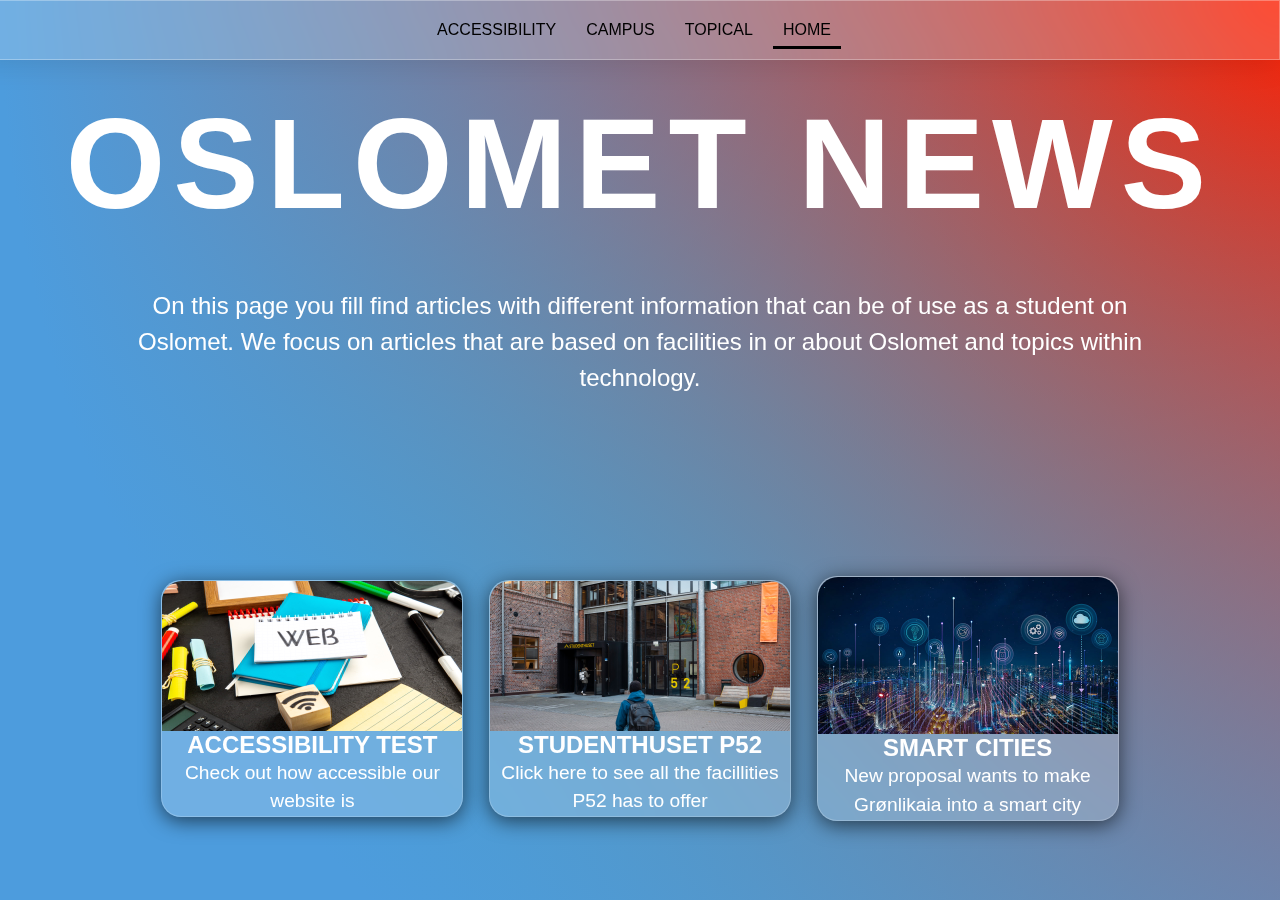
<file: index.html>
<!DOCTYPE html>
<html lang="en">
    <head>
        <meta charset="UTF-8">
        <meta name="viewport" content="width=device-width, initial-scale=1.0">
        <title>Eksamen1200-Home</title>
        <link rel="stylesheet" href="campusnews/css/stylesheet.css">
    </head>
    <body class="body-main">

    <!-- Navbar -->
        <div class="navbar">
            <ul>
                <li><a href="accessibility.html">ACCESSIBILITY</a></li>
                <li><a href="campus.html">CAMPUS</a></li>
                <li><a href="topical.html">TOPICAL</a></li>
                <li class="active-navbaritem"><a href="index.html">HOME</a></li>
            </ul>
        </div>
     <!-- Main heading -->
        <div class="container-index">
            <div class="welcome">
                <h1>
                    Oslomet news
                </h1>
            </div>
            <!-- Intro sentence -->
            <div class="introduction">
                <p>
                    On this page you fill find articles with different information that can be of use as a student on Oslomet. We focus on articles that are based on facilities in or about Oslomet and topics within technology.
                </p>
            </div>
            <!-- Box with link to Accessibility test -->
            <div class="articleboxes">
                <div class="blogbox">
                    <a href="accessibility.html" aria-label="Link to accessibility test"><span class="link"></span></a>
                    <img src="campusnews/bilder/web.jpg" alt="Accessibility" class="blog-picture1"> <!-- Foto: Image by KamranAydinov on Freepik -->
                    <div class="blogtext">
                        <h2>Accessibility test</h2>
                        <p>Check out how accessible our website is</p>
                    </div>
                </div>
                <!-- Box with link to Campus page -->
                <div class="blogbox">
                    <a href="campus.html" aria-label="Link to Studenthuset P52 page"><span class="link"></span></a>
                    <img src="campusnews/bilder/Pilestredet 52 (1).jpg" alt="Pilestredet" class="blog-picture1"> <!-- Photo: OsloMet -->
                    <div class="blogtext">
                        <h2>STudenthuset P52</h2>
                        <p>Click here to see all the facillities P52 has to offer</p>
                    </div>
                </div>
                <!-- Box with link to Smart Cities/Topical page -->
                <div class="blogbox">
                    <a href="topical.html" aria-label="Link to Smart Cities page"><span class="link"></span></a>
                    <img src="campusnews/bilder/Smart City.png" alt="Smart City illustration" class="blog-picture1"> <!-- kilde til bildet: https://storyset.com-->
                    <div class="blogtext">
                        <h2>Smart cities</h2>
                        <p>New proposal wants to make Grønlikaia into a smart city</p>
                    </div>
                </div>
            </div>
        </div>
    </body>
</html>
</file>
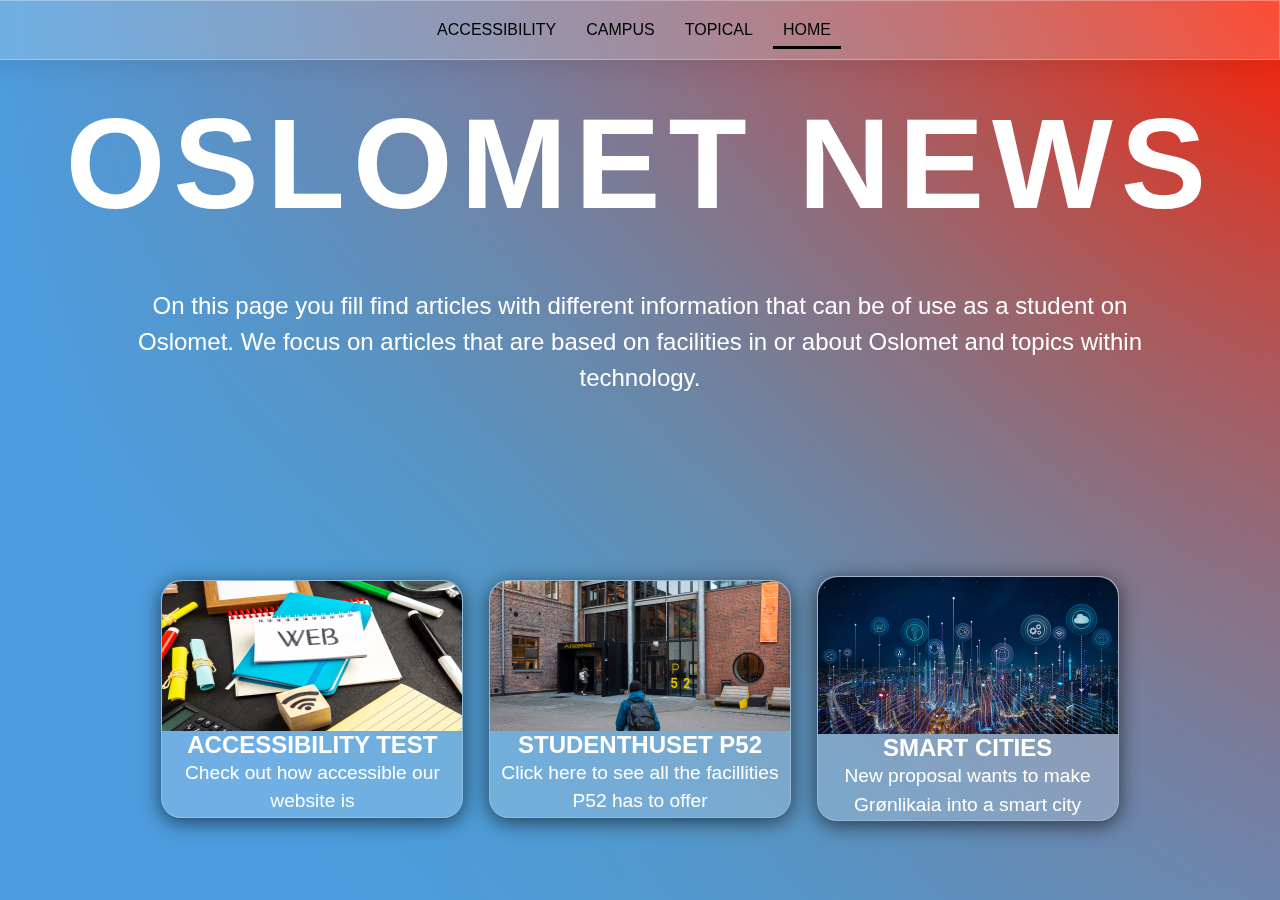
<file: campusnews/index.html>
<!DOCTYPE html>
<html lang="en">
    <head>
        <meta charset="UTF-8">
        <meta name="viewport" content="width=device-width, initial-scale=1.0">
        <title>Eksamen1200-Home</title>
        <link rel="stylesheet" href="css/stylesheet.css">
    </head>
    <body class="body-main">

    <!-- Navbar -->
        <div class="navbar">
            <ul>
                <li><a href="accessibility.html">ACCESSIBILITY</a></li>
                <li><a href="campus.html">CAMPUS</a></li>
                <li><a href="topical.html">TOPICAL</a></li>
                <li class="active-navbaritem"><a href="index.html">HOME</a></li>
            </ul>
        </div>
     <!-- Main heading -->
        <div class="container-index">
            <div class="welcome">
                <h1>
                    Oslomet news
                </h1>
            </div>
            <!-- Intro sentence -->
            <div class="introduction">
                <p>
                    On this page you fill find articles with different information that can be of use as a student on Oslomet. We focus on articles that are based on facilities in or about Oslomet and topics within technology.
                </p>
            </div>
            <!-- Box with link to Accessibility test -->
            <div class="articleboxes">
                <div class="blogbox">
                    <a href="accessibility.html" aria-label="Link to accessibility test"><span class="link"></span></a>
                    <img src="bilder/web.jpg" alt="Accessibility" class="blog-picture1"> <!-- Foto: Image by KamranAydinov on Freepik -->
                    <div class="blogtext">
                        <h2>Accessibility test</h2>
                        <p>Check out how accessible our website is</p>
                    </div>
                </div>
                <!-- Box with link to Campus page -->
                <div class="blogbox">
                    <a href="campus.html" aria-label="Link to Studenthuset P52 page"><span class="link"></span></a>
                    <img src="bilder/Pilestredet 52 (1).jpg" alt="Pilestredet" class="blog-picture1"> <!-- Photo: OsloMet -->
                    <div class="blogtext">
                        <h2>STudenthuset P52</h2>
                        <p>Click here to see all the facillities P52 has to offer</p>
                    </div>
                </div>
                <!-- Box with link to Smart Cities/Topical page -->
                <div class="blogbox">
                    <a href="topical.html" aria-label="Link to Smart Cities page"><span class="link"></span></a>
                    <img src="bilder/Smart City.png" alt="Smart City illustration" class="blog-picture1"> <!-- kilde til bildet: https://storyset.com-->
                    <div class="blogtext">
                        <h2>Smart cities</h2>
                        <p>New proposal wants to make Grønlikaia into a smart city</p>
                    </div>
                </div>
            </div>
        </div>
    </body>
</html>
</file>
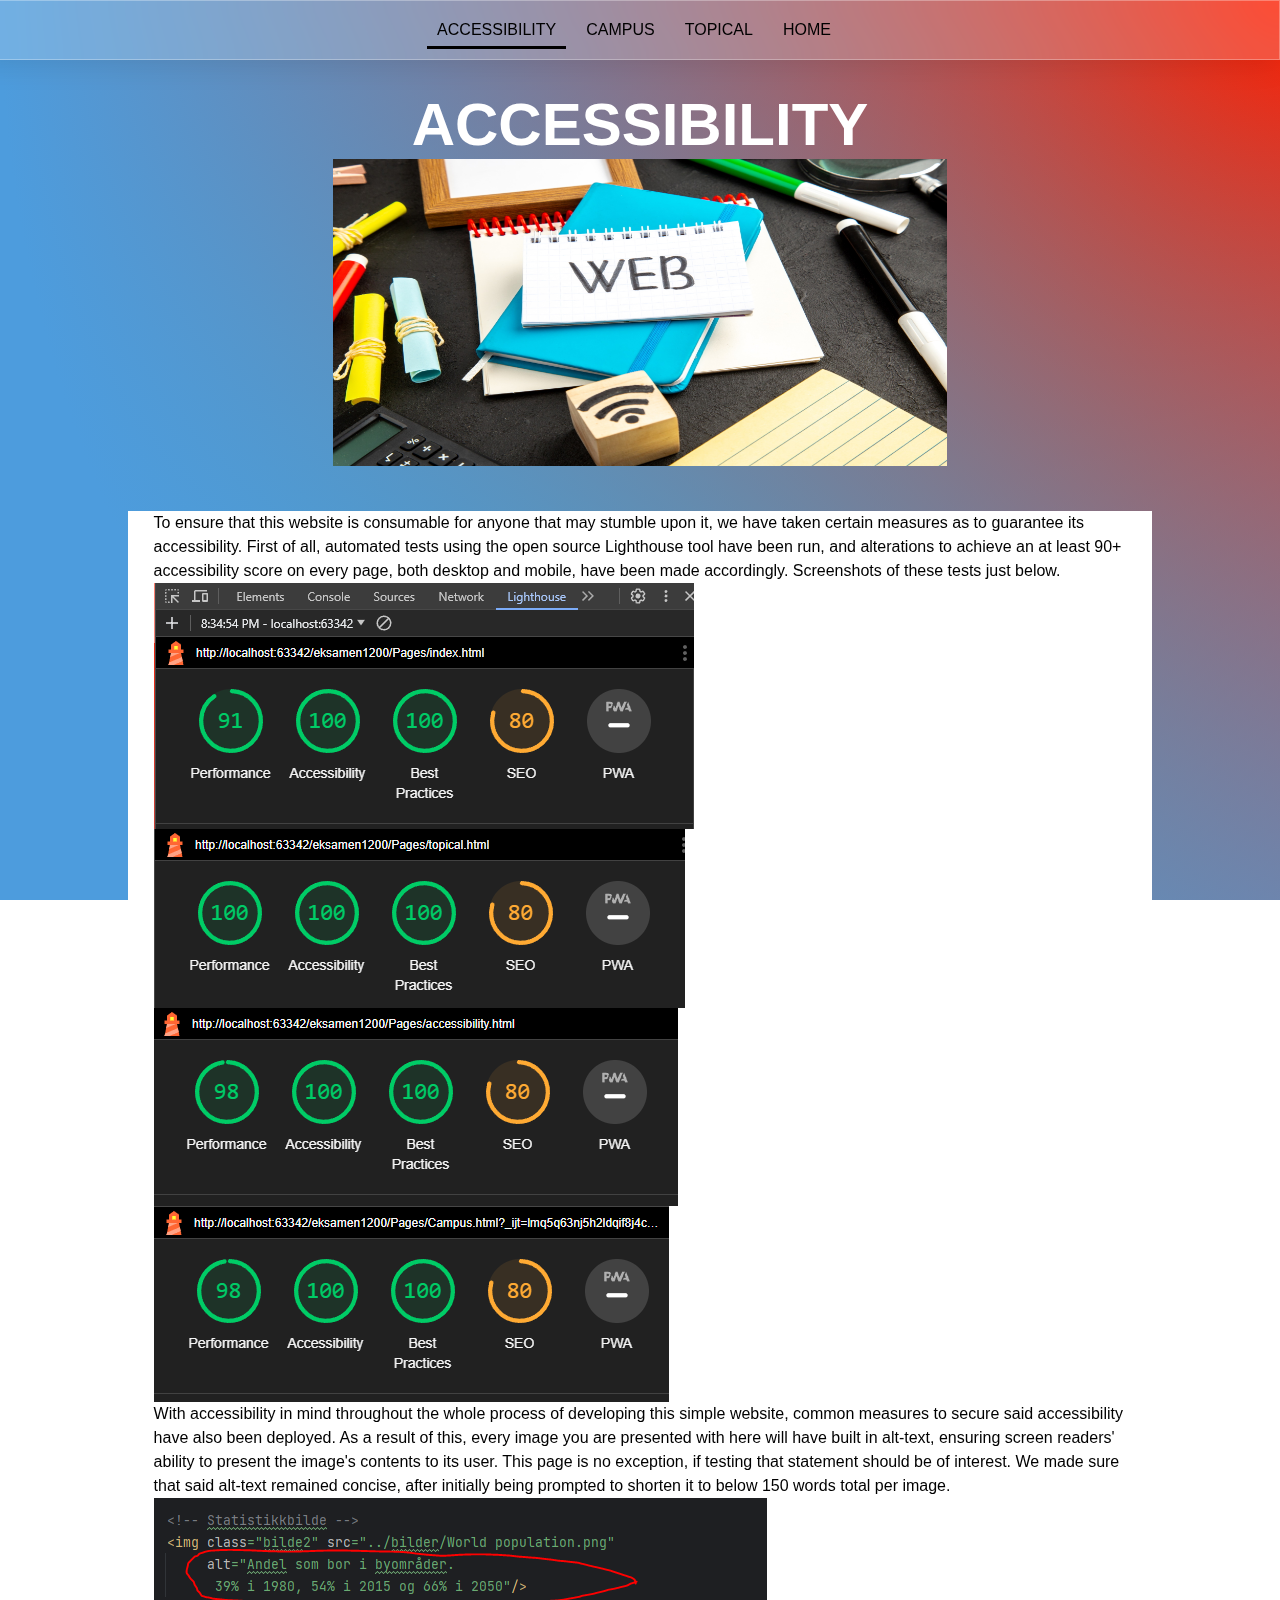
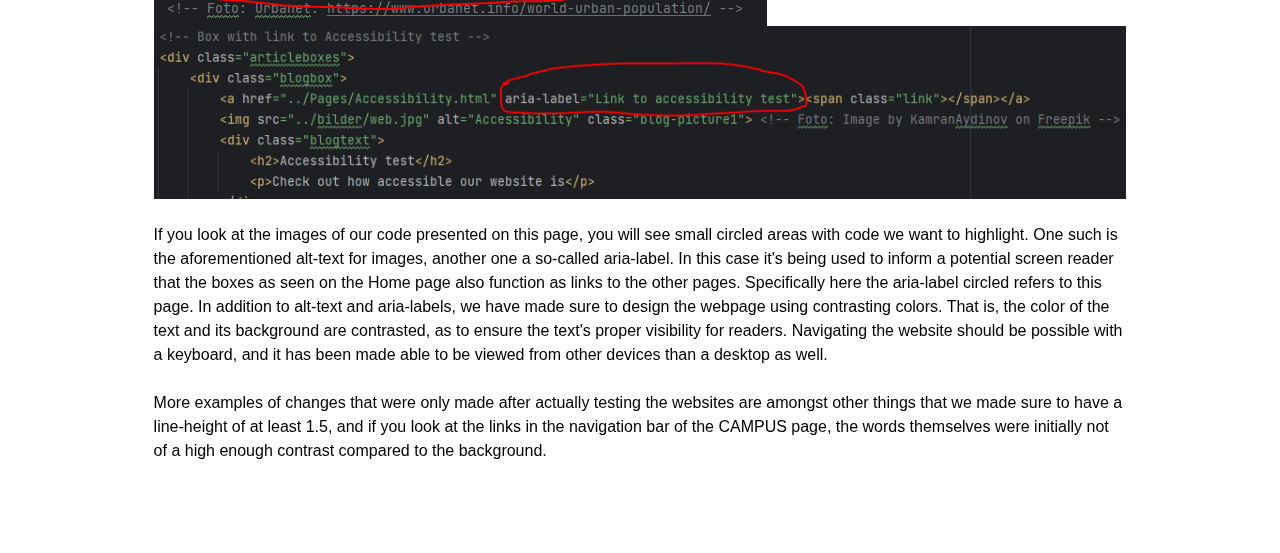
<file: accessibility.html>
<!DOCTYPE html>
<html lang="en">
    <head>
        <meta charset="UTF-8">
        <meta name="viewport" content="width=device-width, initial-scale=1.0">
        <link rel="stylesheet" href="campusnews/css/stylesheet.css">
        <title>Eksamen1200-Accessibility</title>
    </head>
    <body class="body-main">
        <!-- Navbar -->
        <div class="navbar">
            <ul>
                <li class="active-navbaritem"><a href="accessibility.html">ACCESSIBILITY</a></li>
                <li><a href="campus.html">CAMPUS</a></li>
                <li><a href="topical.html">TOPICAL</a></li>
                <li><a href="index.html">HOME</a></li>
            </ul>
        </div>
        <!-- Main content -->
        <div class="content">
            <div class="articlehead">
                <!-- headline -->
                <div class="header1">
                    <h1>Accessibility</h1>
                </div>
                <img class="bilde1" src="campusnews/bilder/web.jpg" alt="Webdesign illustrasjon">
                <!-- Foto: Image by KamranAydinov on Freepik -->
            </div>
                <!-- Text -->
            <div class="article">
                <div class="text">
                    <p>To ensure that this website is consumable for anyone that may stumble upon it,
                    we have taken certain measures as to guarantee its accessibility. First of all,
                    automated tests using the open source Lighthouse tool have been run, and alterations
                    to achieve an at least 90+ accessibility score on every page, both desktop and mobile, have been
                    made accordingly. Screenshots of these tests just below.</p>
                    <!-- Pictures of accessibility test in text -->
                    <div class="accessibilitypictures">
                        <img class="access-pic" src="campusnews/bilder/indexaccessibility.PNG" alt="100 accessibility score on Homepage">
                        <img class="access-pic" src="campusnews/bilder/topicalaccessibility.PNG" alt="100 accessibility score on Topical page">
                        <img class="access-pic" src="campusnews/bilder/accessibilityaccessibility.PNG" alt="100 accessibility score on Accessibility page">
                        <img class="access-pic" src="campusnews/bilder/campusaccessibility.PNG" alt="100 accessibility score on Campus page">
                    </div>
                    <p>With accessibility in mind throughout the whole process of developing this simple website,
                    common measures to secure said accessibility have also been deployed. As a result of this,
                    every image you are presented with here will have built in alt-text, ensuring screen readers'
                    ability to present the image's contents to its user. This page is no exception, if testing that statement
                    should be of interest. We made sure that said alt-text remained concise, after initially being prompted
                    to shorten it to below 150 words total per image.</p>
                    <!-- Pictures of code in text -->
                    <div class="codepictures">
                        <img class="code-pic" src="campusnews/bilder/alttext-topical.PNG" alt="Alt text in code">
                        <img class="code-pic" src="campusnews/bilder/aria-labelindex.PNG" alt="Aria-label in code">
                    </div>
                    <br>
                    <p>If you look at the images of our code presented on this page, you will see small circled areas with code
                    we want to highlight. One such is the aforementioned alt-text for images, another one a
                    so-called aria-label. In this case it's being used to inform a potential screen reader
                    that the boxes as seen on the Home page also function as links to the other pages. Specifically here
                    the aria-label circled refers to this page. In addition to alt-text and aria-labels, we have made sure
                    to design the webpage using contrasting colors. That is, the color of the text and its background
                    are contrasted, as to ensure the text's proper visibility for readers. Navigating the website should be possible
                    with a keyboard, and it has been made able to be viewed from other devices than a desktop as well. </p>
                    <br>
                    <p>More examples of changes that were only made after actually testing the websites are
                    amongst other things that we made sure to have a line-height of at least 1.5, and if you look at the
                    links in the navigation bar of the CAMPUS page, the words themselves were initially
                    not of a high enough contrast compared to the background.</p>

                </div>
            </div>
        </div>
    </body>
</html>
</file>
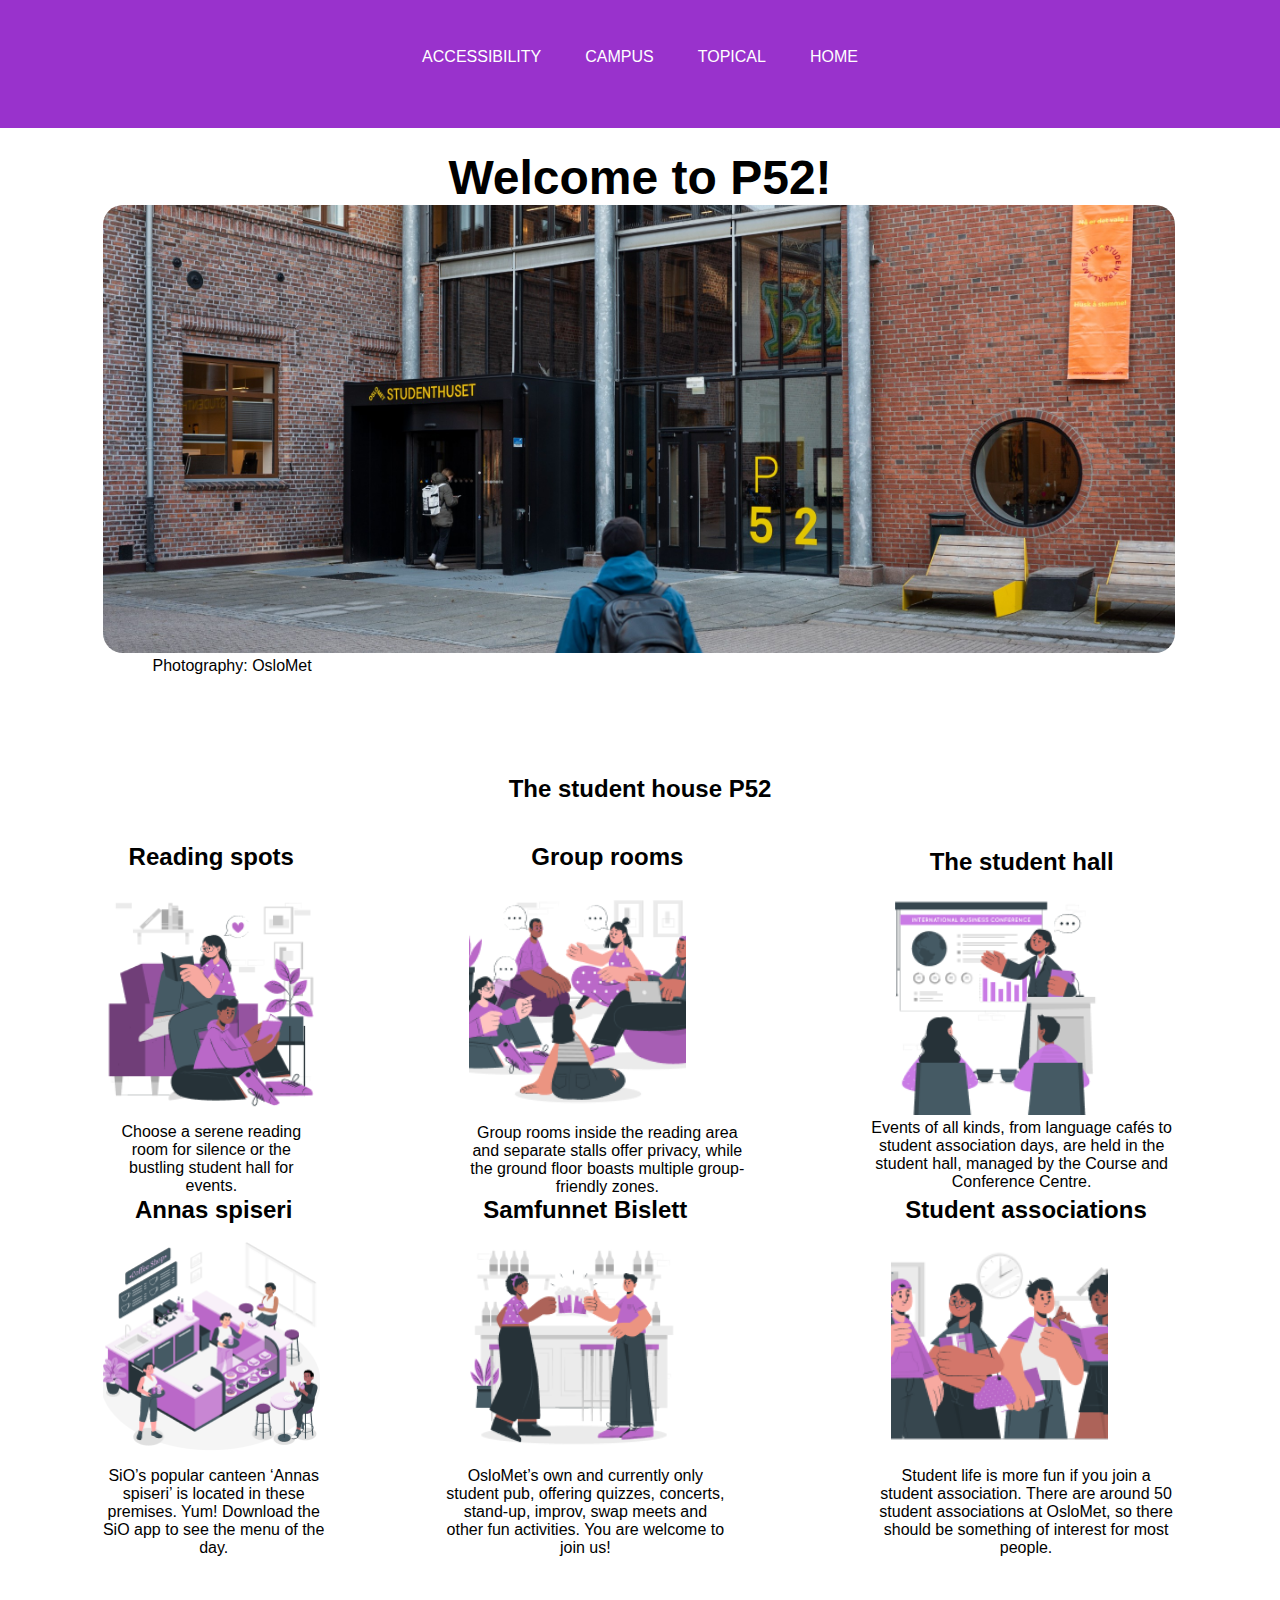
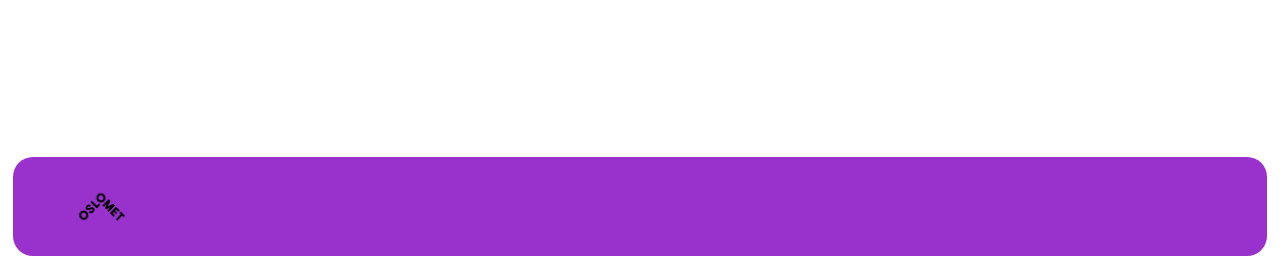
<file: campus.html>
<!DOCTYPE html>
<html lang="en">
  <head>
        <meta charset="UTF-8">
        <meta name="viewport" content="width=device-width, initial-scale=1.0">
        <link rel="stylesheet" href="campusnews/css/stylesheet.css">
        <title>Pilestredet P52!</title>
  </head>
 <body class="body-campus">
     <!-- Navbar -->
        <nav class="navBarText">
            <a href="accessibility.html">ACCESSIBILITY</a>
            <a href="campus.html">CAMPUS</a>
            <a href="topical.html">TOPICAL</a>
            <a href="index.html">HOME</a>
        </nav>
        <!-- Maincontent -->
        <div class="page">
            <h1 id="mainHeader">Welcome to P52!</h1>
                <img src="campusnews/bilder/Pilestredet 52 (1).jpg" alt="Pilestredet 52" id="picPilestredet"> <!-- Fotograf: Oslomet, Kilde:https://ansatt.oslomet.no/en/siste-nytt/-/nyhet/plan-for-p52-prosjektet-til-behandling- -->
                    <p id="picSource">Photography: OsloMet</p>
                        <h2 id="subHeader">The student house P52</h2>

            <div class="mainContent">
                <!-- Flexible container 1 -->
                <div class="flexContainer1">
                    <div class="box1">
                        <h3 class="cardHeaders">Reading spots</h3>
                            <img src="campusnews/bilder/Reading book-cuate 1.png" alt="Reading book" id="pic1"> <!-- kilde til bildet: https://storyset.com-->
                                <p class="cardText">Choose a serene reading room for silence or the bustling student hall for events.</p> <!-- kilde til teksten: https://student.oslomet.no/en/studenthuset-p52-->
                    </div>

                    <div id="box2"> 
                        <h3 class="cardHeaders">Group rooms</h3>
                            <img src="campusnews/bilder/Group discussion-cuate 2.png" alt="Group discussion" id="pic2"> <!-- kilde til bildet: https://storyset.com-->
                                <p class="cardText">Group rooms inside the reading area and separate stalls offer privacy, while the ground floor boasts multiple group-friendly zones.</p><!-- kilde til teksten: https://student.oslomet.no/en/studenthuset-p52-->
                    </div>

                    <div id="box3">
                        <h3 class="cardHeaders">The student hall</h3>
                            <img src="campusnews/bilder/Conference-cuate 1.png" alt="Conference" id="pic3"> <!-- kilde til bildet: https://storyset.com-->
                             <p class="cardText">Events of all kinds, from language cafés to student association days, are held in the student hall, managed by the Course and Conference Centre. </p> <!-- kilde til teksten: https://student.oslomet.no/en/studenthuset-p52-->
                    </div>
                </div>

                <!-- Fleksibel container 2 -->
                <div class="flexContainer2">
                    <div id="box4">
                        <h3 class="cardHeaders">Annas spiseri</h3>
                            <img src="campusnews/bilder/Coffee shop-amico 1.png" alt="Annas spiseri" id="pic4"> <!-- kilde til bildet: https://storyset.com-->
                                <p class="cardText">SiO’s popular canteen ‘Annas spiseri’ is located in these premises. Yum! Download the SiO app to see the menu of the day.</p><!-- kilde til teksten: https://student.oslomet.no/en/studenthuset-p52-->
                    </div>

                    <div id="box5">
                        <h3 class="cardHeaders">Samfunnet Bislett</h3>
                            <img src="campusnews/bilder/Beer Celebration-cuate 2.png" alt="Beer celebration" id="pic5"> <!-- kilde til bildet: https://storyset.com-->
                                <p class="cardText">OsloMet’s own and currently only student pub, offering quizzes, concerts, stand-up, improv, swap meets and other fun activities. You are welcome to join us!</p><!-- kilde til teksten: https://student.oslomet.no/en/studenthuset-p52-->
                    </div>

                    <div id="box6">
                        <h3 class="cardHeaders">Student associations</h3>
                            <img src="campusnews/bilder/Students-cuate 1.png" alt="Students" id="pic6"> <!-- kilde til bildet: https://storyset.com-->
                                <p class="cardText">Student life is more fun if you join a student association. There are around 50 student associations at OsloMet, so there should be something of interest for most people.</p><!-- kilde til teksten: https://student.oslomet.no/en/studenthuset-p52-->
                    </div>
                </div>
            </div>
        </div>
         
        <!-- Bunntekst -->
        <footer id="footer">
            <img src="campusnews/bilder/OsloMetLogo.png" alt="Oslo Met logo" id="logo"> <!-- kilde til bildet: https://kommunikasjon.ntb.no/presserom/15678779/oslomet/mi?item=logo-16984812--> 
        </footer>
    </body>
</html>
</file>
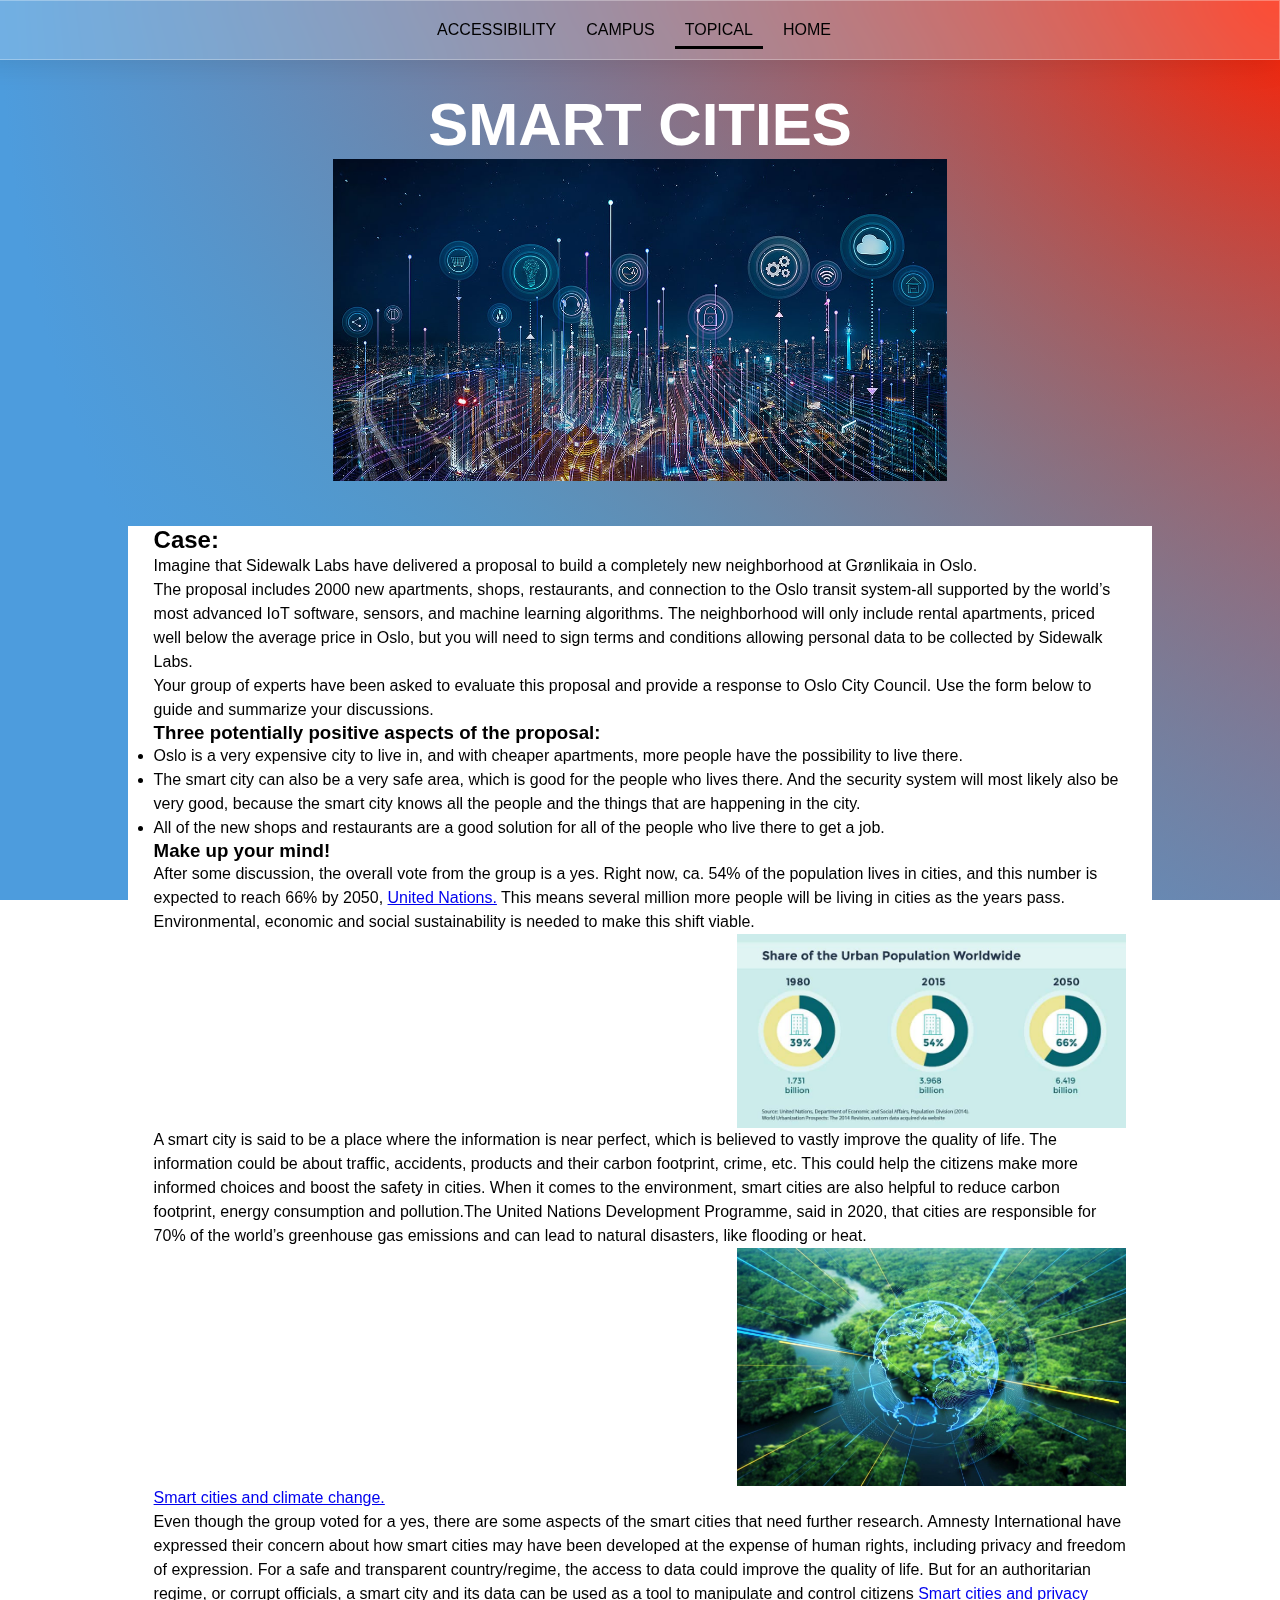
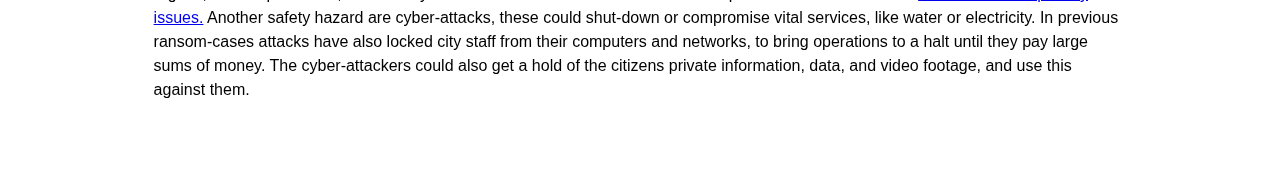
<file: topical.html>
<!DOCTYPE html>
    <html lang="en">
        <head>
            <meta charset="UTF-8">
            <meta name="viewport" content="width=device-width, initial-scale=1.0">
            <link rel="stylesheet" href="campusnews/css/stylesheet.css">
            <title>Eksamen1200-Topical</title>
        </head>
        <body class="body-main">
            <!-- Navbar -->
            <div class="navbar">
                <ul>
                    <li><a href="accessibility.html">ACCESSIBILITY</a></li>
                    <li><a href="campus.html">CAMPUS</a></li>
                    <li class="active-navbaritem"><a href="topical.html">TOPICAL</a></li>
                    <li><a href="index.html">HOME</a></li>
                </ul>
            </div>
            <!--maincontent-->
            <div class="content">
                <div class="articlehead">
                    <div class="header1">
                        <h1>Smart cities</h1>
                    </div>
                    <!-- Main picture -->
                        <img class="bilde1" src="campusnews/bilder/Smart City.png"
                             alt="By med smart city-ikoner som en handlevogn og en mobil"/>
                    <!-- Fotograf: Jamesteohart via ShutterStock. https://www.shutterstock.com/nb/image-photo/panorama-aerial-view-cityscape-skyline-smart-1792992196 -->
                </div>

                <!-- Top box with the case -->
                <div class="article">
                    <div class="header2">
                        <h2>Case:</h2>
                    </div>
                    <div class="text">
                        <p>Imagine that Sidewalk Labs have delivered a proposal to build a completely new
                            neighborhood at Grønlikaia in Oslo.</p>
                        <p>The proposal includes 2000 new apartments, shops, restaurants, and
                            connection to the Oslo transit system-all supported by the world’s most
                            advanced IoT software, sensors, and machine learning algorithms.
                        The neighborhood will only include rental apartments, priced well below the
                            average price in Oslo, but you will need to sign terms and conditions
                            allowing personal data to be collected by Sidewalk Labs. </p>
                        <p>Your group of experts have been asked to evaluate this proposal and
                            provide a response to Oslo City Council. Use the form below to guide
                            and summarize your discussions. </p>
                    </div>
                    <!-- Second paragraph -->
                    <div class="header2">
                        <h3>Three potentially positive aspects of the proposal:</h3>
                    </div>
                    <!-- List -->
                    <div class="text">
                        <ul>
                            <li>Oslo is a very expensive city to live in, and with cheaper apartments,
                                more people have the possibility to live there.</li>
                            <li>The smart city can also be a very safe area, which is good for
                                the people who lives there. And the security system will most likely also be very good,
                                because the smart city knows all the people and the things that are happening in the city. </li>
                            <li>All of the new shops and restaurants are a good solution for all of the people who live
                                there to get a job. </li>
                        </ul>
                    </div>
                    <!-- Third paragraph with conclusion -->
                    <div class="header2">
                        <h3>Make up your mind!</h3>
                    </div> 
                    <div class="text">
                        <p>After some discussion, the overall vote
                            from the group is a yes. Right now, ca. 54% of the population lives in cities,
                            and this number is expected to reach 66% by 2050,

                            <!-- Link to reference in text -->
                            <a href = https://population.un.org/wup/publications/files/wup2014-highlights.pdf>United Nations.</a>

                            This means several million more people will be living in cities as the years pass.
                            Environmental, economic and social sustainability is needed to make this shift viable.</p>
                        <div class="topical-photos">
                            <!-- statisticspicture -->
                            <img class="bilde2" src="campusnews/bilder/World population.png"
                             alt="Andel som bor i byområder.
                              39% i 1980, 54% i 2015 og 66% i 2050"/>
                            <!-- Foto: Urbanet. https://www.urbanet.info/world-urban-population/ -->
                        </div>

                        <p>A smart city is said to be a place where the information is near perfect,
                            which is believed to vastly improve the quality of life. The information could be about traffic,
                            accidents, products and their carbon footprint, crime, etc.
                            This could help the citizens make more informed choices and boost the safety in cities.
                            When it comes to the environment, smart cities are also helpful to reduce carbon footprint,
                            energy consumption and pollution.The United Nations Development Programme,
                            said in 2020, that cities are responsible for 70% of the world’s greenhouse
                            gas emissions and can lead to natural disasters, like flooding or heat.
                        <div class="topical-photos">
                            <!-- Illustrationpicture -->
                            <img class="bilde2" src="campusnews/bilder/ClimateChange.png"
                            alt="Omriss av jordkloden som forgreiner seg over grønt område med elv"/>
                            <!-- Foto: ShutterStock/MetaMorWorks https://www.shutterstock.com/nb/image-photo/tropical-dense-forest-environmental-technology-wide-2203611343 -->
                        </div>

                        <!-- Link to reference in text -->
                        <a href =https://earth.org/smart-cities-climate-change/ aria-label="Link to source" > Smart cities and climate change.</a></p>
                        <p>Even though the group voted for a yes, there are some aspects of the smart cities that need further research.
                            Amnesty International have expressed their concern about how smart cities may have been developed at the expense
                            of human rights, including privacy and freedom of expression.
                            For a safe and transparent country/regime, the access to data could improve the quality of life.
                            But for an authoritarian regime, or corrupt officials, a smart city and its data can be used as
                            a tool to manipulate and control citizens
                                
                            <!-- Link to reference in text -->
                            <a href = https://earth.org/what-is-a-smart-city aria-label="Link to source" > Smart cities and privacy issues.</a>

                            Another safety hazard are cyber-attacks, these could shut-down or compromise vital services,
                            like water or electricity. In previous ransom-cases attacks have also locked city staff from
                            their computers and networks, to bring operations to a halt until they pay large sums of money.
                            The cyber-attackers could also get a hold of the citizens private information, data,
                            and video footage, and use this against them.</p>
                    </div>
                </div>
            </div>
       </body>
    </html>
</file>
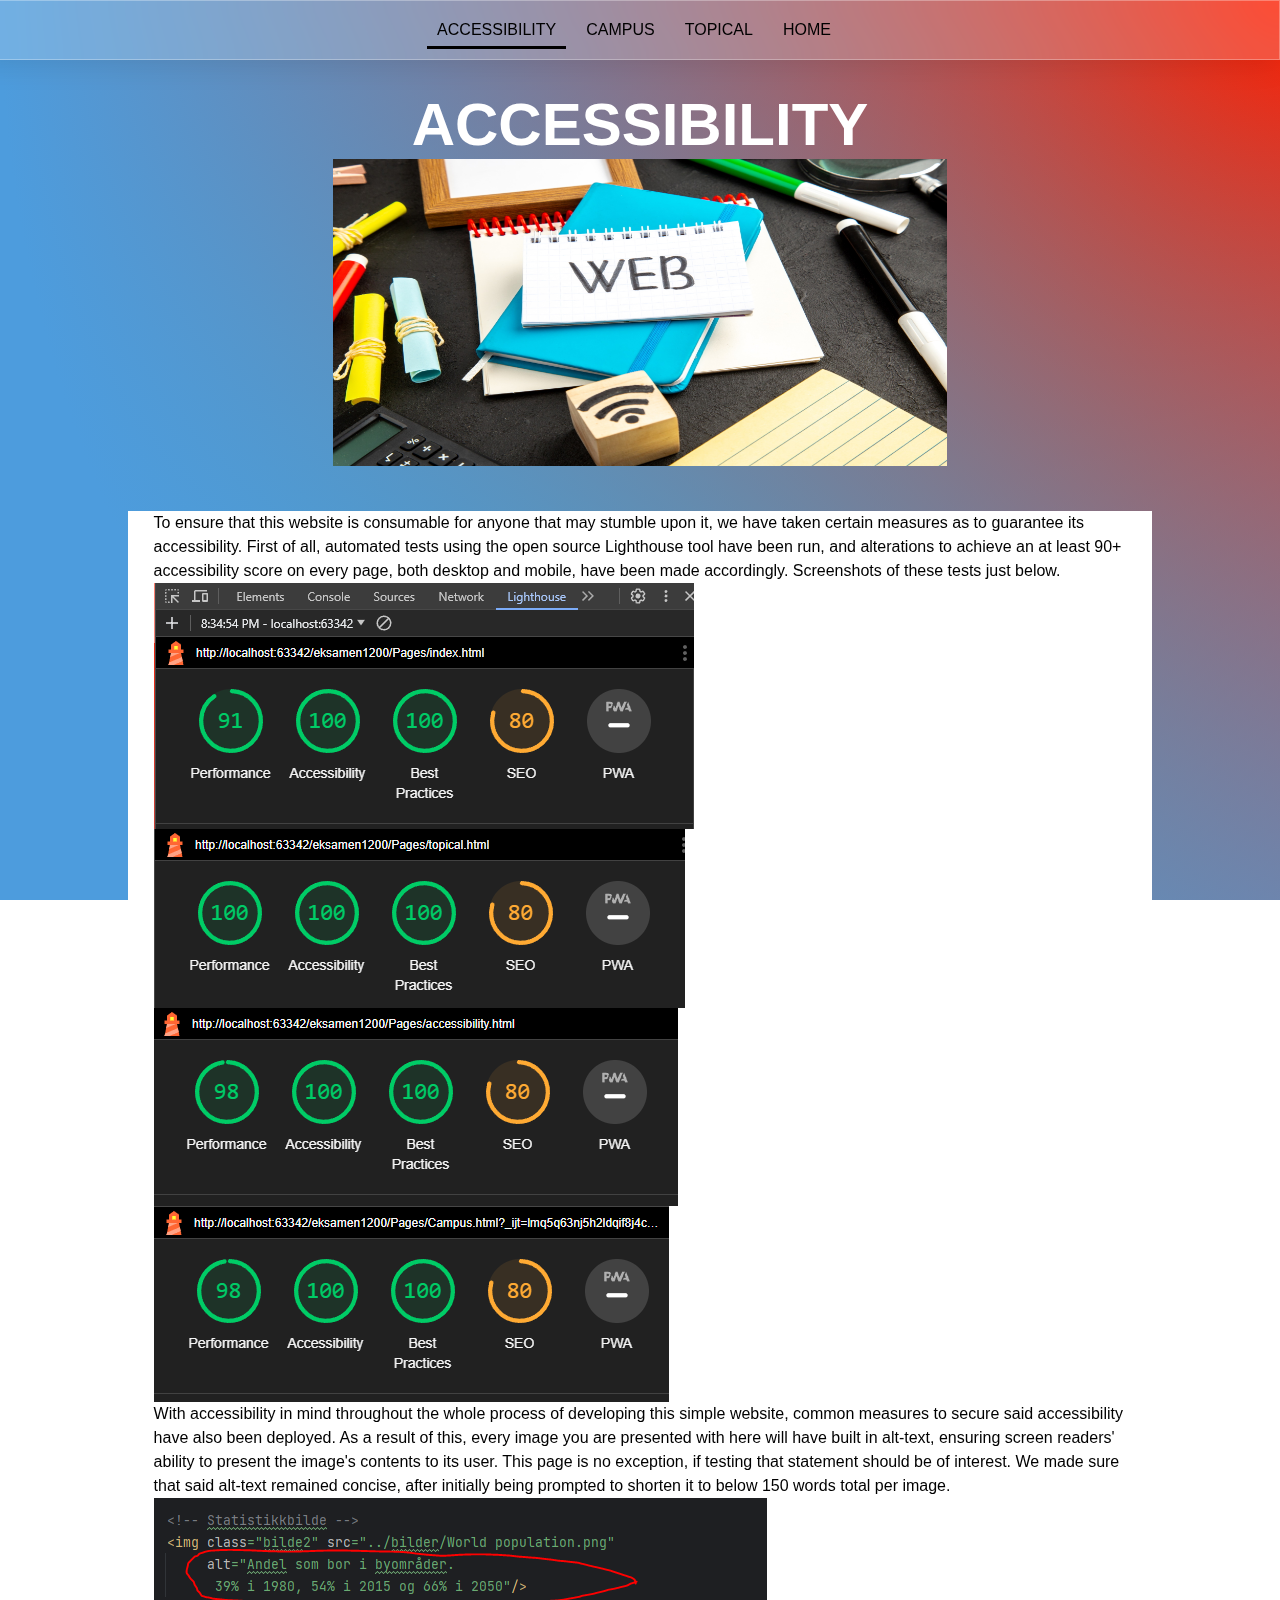
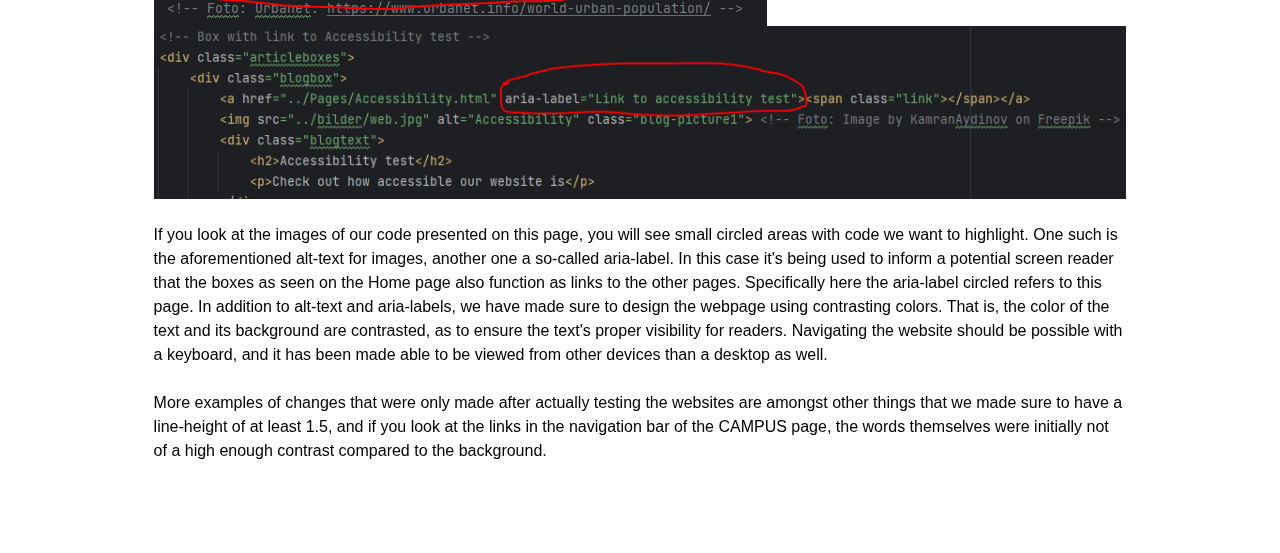
<file: campusnews/accessibility.html>
<!DOCTYPE html>
<html lang="en">
    <head>
        <meta charset="UTF-8">
        <meta name="viewport" content="width=device-width, initial-scale=1.0">
        <link rel="stylesheet" href="css/stylesheet.css">
        <title>Eksamen1200-Accessibility</title>
    </head>
    <body class="body-main">
        <!-- Navbar -->
        <div class="navbar">
            <ul>
                <li class="active-navbaritem"><a href="accessibility.html">ACCESSIBILITY</a></li>
                <li><a href="campus.html">CAMPUS</a></li>
                <li><a href="topical.html">TOPICAL</a></li>
                <li><a href="../index.html">HOME</a></li>
            </ul>
        </div>
        <!-- Main content -->
        <div class="content">
            <div class="articlehead">
                <!-- headline -->
                <div class="header1">
                    <h1>Accessibility</h1>
                </div>
                <img class="bilde1" src="bilder/web.jpg" alt="Webdesign illustrasjon">
                <!-- Foto: Image by KamranAydinov on Freepik -->
            </div>
                <!-- Text -->
            <div class="article">
                <div class="text">
                    <p>To ensure that this website is consumable for anyone that may stumble upon it,
                    we have taken certain measures as to guarantee its accessibility. First of all,
                    automated tests using the open source Lighthouse tool have been run, and alterations
                    to achieve an at least 90+ accessibility score on every page, both desktop and mobile, have been
                    made accordingly. Screenshots of these tests just below.</p>
                    <!-- Pictures of accessibility test in text -->
                    <div class="accessibilitypictures">
                        <img class="access-pic" src="bilder/indexaccessibility.PNG" alt="100 accessibility score on Homepage">
                        <img class="access-pic" src="bilder/topicalaccessibility.PNG" alt="100 accessibility score on Topical page">
                        <img class="access-pic" src="bilder/accessibilityaccessibility.PNG" alt="100 accessibility score on Accessibility page">
                        <img class="access-pic" src="bilder/campusaccessibility.PNG" alt="100 accessibility score on Campus page">
                    </div>
                    <p>With accessibility in mind throughout the whole process of developing this simple website,
                    common measures to secure said accessibility have also been deployed. As a result of this,
                    every image you are presented with here will have built in alt-text, ensuring screen readers'
                    ability to present the image's contents to its user. This page is no exception, if testing that statement
                    should be of interest. We made sure that said alt-text remained concise, after initially being prompted
                    to shorten it to below 150 words total per image.</p>
                    <!-- Pictures of code in text -->
                    <div class="codepictures">
                        <img class="code-pic" src="bilder/alttext-topical.PNG" alt="Alt text in code">
                        <img class="code-pic" src="bilder/aria-labelindex.PNG" alt="Aria-label in code">
                    </div>
                    <br>
                    <p>If you look at the images of our code presented on this page, you will see small circled areas with code
                    we want to highlight. One such is the aforementioned alt-text for images, another one a
                    so-called aria-label. In this case it's being used to inform a potential screen reader
                    that the boxes as seen on the Home page also function as links to the other pages. Specifically here
                    the aria-label circled refers to this page. In addition to alt-text and aria-labels, we have made sure
                    to design the webpage using contrasting colors. That is, the color of the text and its background
                    are contrasted, as to ensure the text's proper visibility for readers. Navigating the website should be possible
                    with a keyboard, and it has been made able to be viewed from other devices than a desktop as well. </p>
                    <br>
                    <p>More examples of changes that were only made after actually testing the websites are
                    amongst other things that we made sure to have a line-height of at least 1.5, and if you look at the
                    links in the navigation bar of the CAMPUS page, the words themselves were initially
                    not of a high enough contrast compared to the background.</p>

                </div>
            </div>
        </div>
    </body>
</html>
</file>
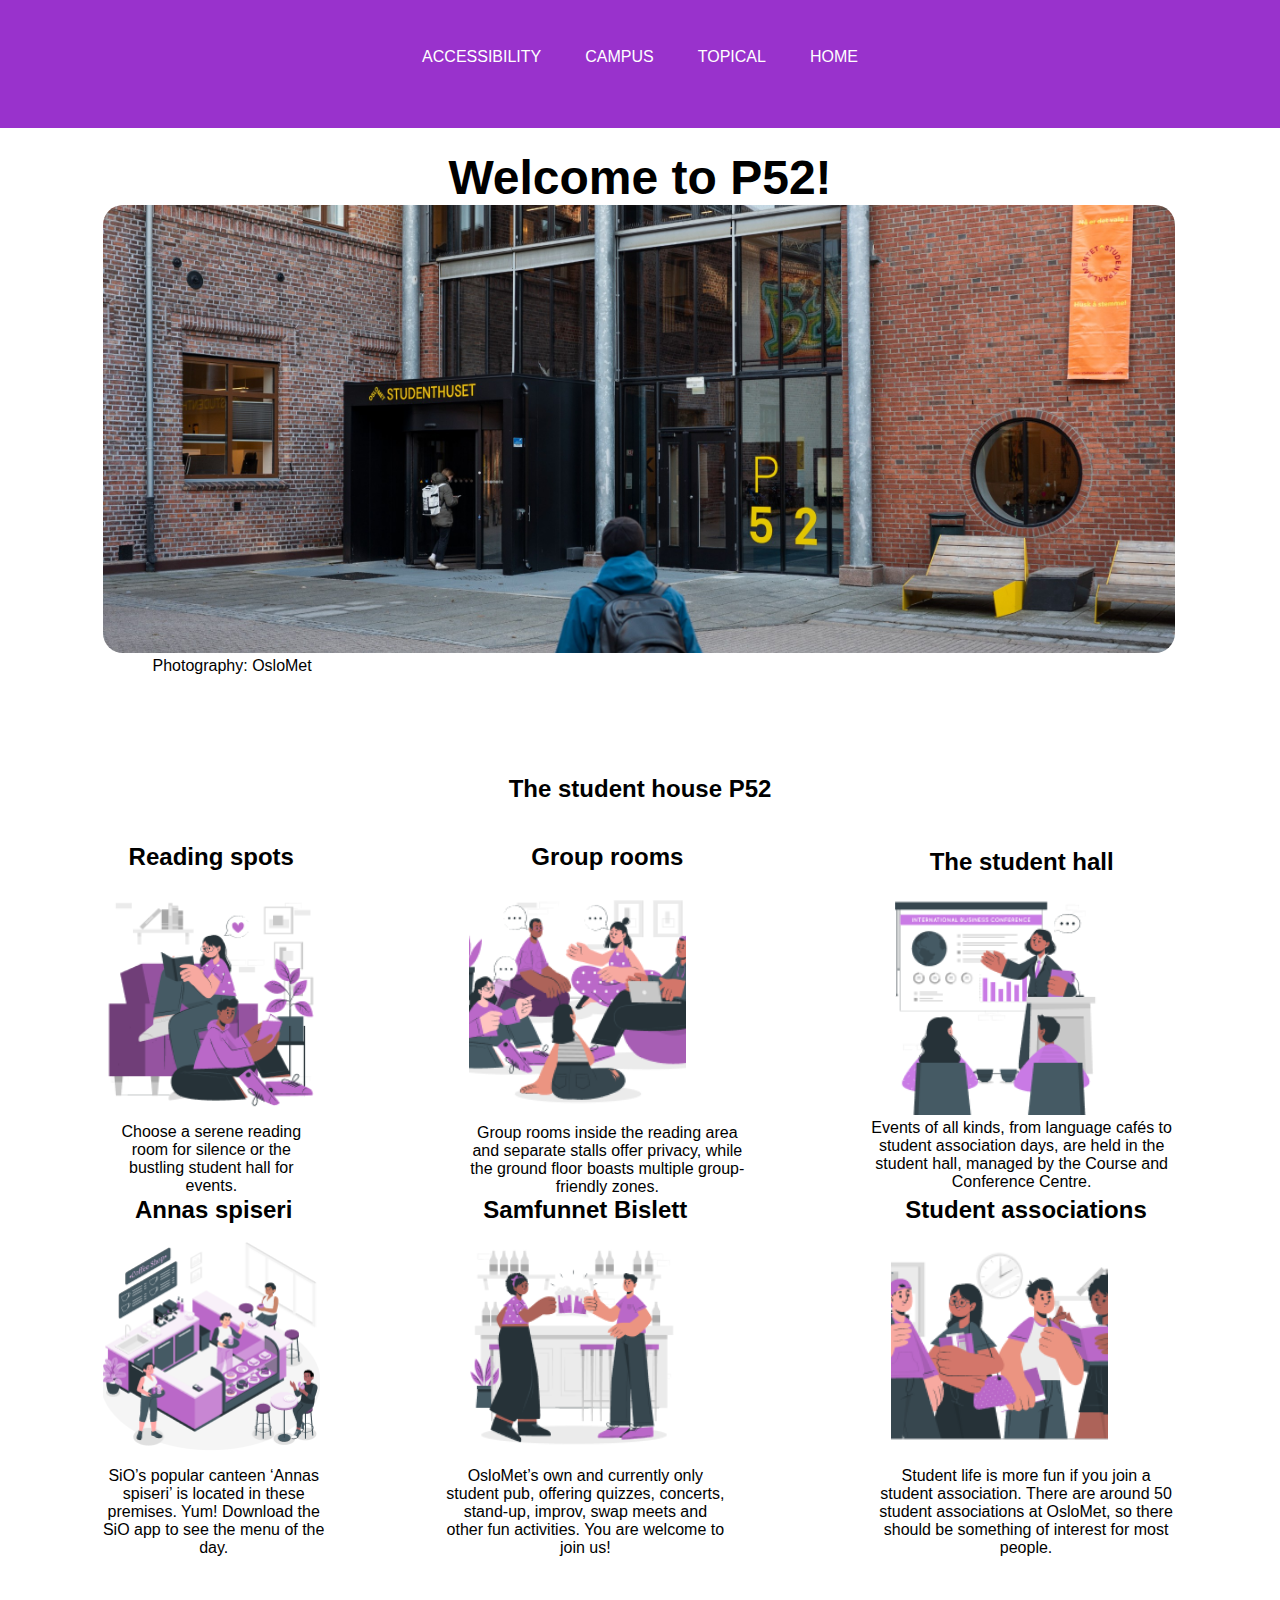
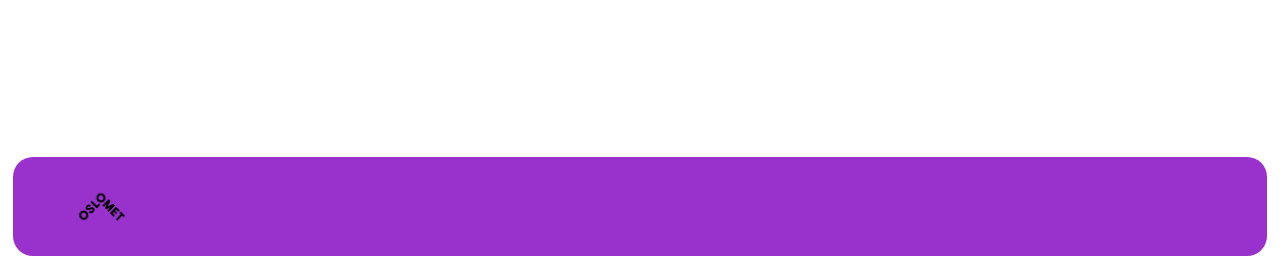
<file: campusnews/campus.html>
<!DOCTYPE html>
<html lang="en">
  <head>
        <meta charset="UTF-8">
        <meta name="viewport" content="width=device-width, initial-scale=1.0">
        <link rel="stylesheet" href="css/stylesheet.css">
        <title>Pilestredet P52!</title>
  </head>
 <body class="body-campus">
     <!-- Navbar -->
        <nav class="navBarText">
            <a href="accessibility.html">ACCESSIBILITY</a>
            <a href="campus.html">CAMPUS</a>
            <a href="topical.html">TOPICAL</a>
            <a href="../index.html">HOME</a>
        </nav>
        <!-- Maincontent -->
        <div class="page">
            <h1 id="mainHeader">Welcome to P52!</h1>
                <img src="bilder/Pilestredet 52 (1).jpg" alt="Pilestredet 52" id="picPilestredet"> <!-- Fotograf: Oslomet, Kilde:https://ansatt.oslomet.no/en/siste-nytt/-/nyhet/plan-for-p52-prosjektet-til-behandling- -->
                    <p id="picSource">Photography: OsloMet</p>
                        <h2 id="subHeader">The student house P52</h2>

            <div class="mainContent">
                <!-- Flexible container 1 -->
                <div class="flexContainer1">
                    <div class="box1">
                        <h3 class="cardHeaders">Reading spots</h3>
                            <img src="bilder/Reading book-cuate 1.png" alt="Reading book" id="pic1"> <!-- kilde til bildet: https://storyset.com-->
                                <p class="cardText">Choose a serene reading room for silence or the bustling student hall for events.</p> <!-- kilde til teksten: https://student.oslomet.no/en/studenthuset-p52-->
                    </div>

                    <div id="box2"> 
                        <h3 class="cardHeaders">Group rooms</h3>
                            <img src="bilder/Group discussion-cuate 2.png" alt="Group discussion" id="pic2"> <!-- kilde til bildet: https://storyset.com-->
                                <p class="cardText">Group rooms inside the reading area and separate stalls offer privacy, while the ground floor boasts multiple group-friendly zones.</p><!-- kilde til teksten: https://student.oslomet.no/en/studenthuset-p52-->
                    </div>

                    <div id="box3">
                        <h3 class="cardHeaders">The student hall</h3>
                            <img src="bilder/Conference-cuate 1.png" alt="Conference" id="pic3"> <!-- kilde til bildet: https://storyset.com-->
                             <p class="cardText">Events of all kinds, from language cafés to student association days, are held in the student hall, managed by the Course and Conference Centre. </p> <!-- kilde til teksten: https://student.oslomet.no/en/studenthuset-p52-->
                    </div>
                </div>

                <!-- Fleksibel container 2 -->
                <div class="flexContainer2">
                    <div id="box4">
                        <h3 class="cardHeaders">Annas spiseri</h3>
                            <img src="bilder/Coffee shop-amico 1.png" alt="Annas spiseri" id="pic4"> <!-- kilde til bildet: https://storyset.com-->
                                <p class="cardText">SiO’s popular canteen ‘Annas spiseri’ is located in these premises. Yum! Download the SiO app to see the menu of the day.</p><!-- kilde til teksten: https://student.oslomet.no/en/studenthuset-p52-->
                    </div>

                    <div id="box5">
                        <h3 class="cardHeaders">Samfunnet Bislett</h3>
                            <img src="bilder/Beer Celebration-cuate 2.png" alt="Beer celebration" id="pic5"> <!-- kilde til bildet: https://storyset.com-->
                                <p class="cardText">OsloMet’s own and currently only student pub, offering quizzes, concerts, stand-up, improv, swap meets and other fun activities. You are welcome to join us!</p><!-- kilde til teksten: https://student.oslomet.no/en/studenthuset-p52-->
                    </div>

                    <div id="box6">
                        <h3 class="cardHeaders">Student associations</h3>
                            <img src="bilder/Students-cuate 1.png" alt="Students" id="pic6"> <!-- kilde til bildet: https://storyset.com-->
                                <p class="cardText">Student life is more fun if you join a student association. There are around 50 student associations at OsloMet, so there should be something of interest for most people.</p><!-- kilde til teksten: https://student.oslomet.no/en/studenthuset-p52-->
                    </div>
                </div>
            </div>
        </div>
         
        <!-- Bunntekst -->
        <footer id="footer">
            <img src="bilder/OsloMetLogo.png" alt="Oslo Met logo" id="logo"> <!-- kilde til bildet: https://kommunikasjon.ntb.no/presserom/15678779/oslomet/mi?item=logo-16984812--> 
        </footer>
    </body>
</html>
</file>
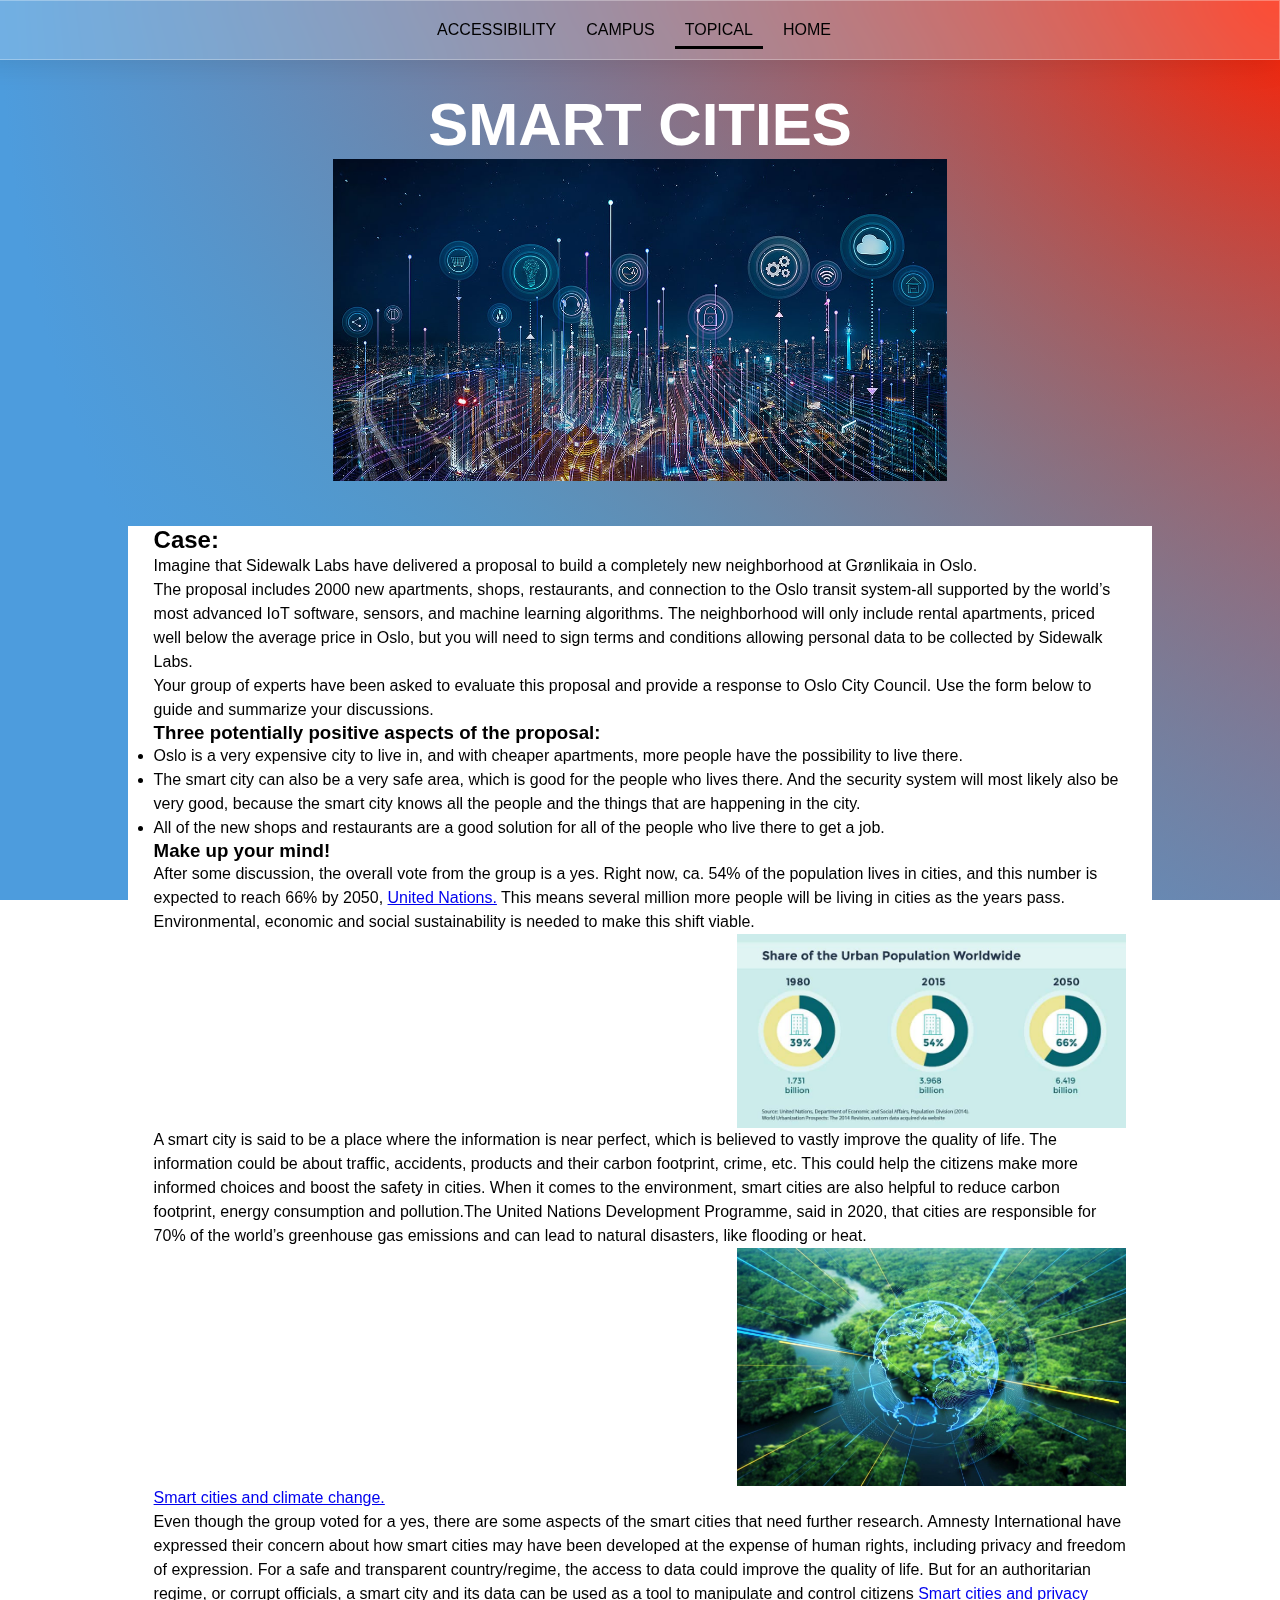
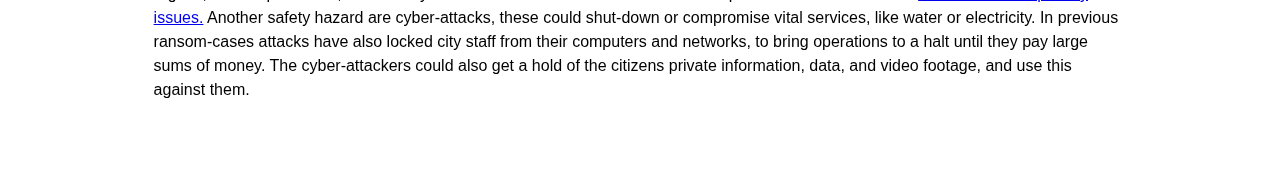
<file: campusnews/topical.html>
<!DOCTYPE html>
    <html lang="en">
        <head>
            <meta charset="UTF-8">
            <meta name="viewport" content="width=device-width, initial-scale=1.0">
            <link rel="stylesheet" href="css/stylesheet.css">
            <title>Eksamen1200-Topical</title>
        </head>
        <body class="body-main">
            <!-- Navbar -->
            <div class="navbar">
                <ul>
                    <li><a href="accessibility.html">ACCESSIBILITY</a></li>
                    <li><a href="campus.html">CAMPUS</a></li>
                    <li class="active-navbaritem"><a href="topical.html">TOPICAL</a></li>
                    <li><a href="index.html">HOME</a></li>
                </ul>
            </div>
            <!--maincontent-->
            <div class="content">
                <div class="articlehead">
                    <div class="header1">
                        <h1>Smart cities</h1>
                    </div>
                    <!-- Main picture -->
                        <img class="bilde1" src="bilder/Smart City.png"
                             alt="By med smart city-ikoner som en handlevogn og en mobil"/>
                    <!-- Fotograf: Jamesteohart via ShutterStock. https://www.shutterstock.com/nb/image-photo/panorama-aerial-view-cityscape-skyline-smart-1792992196 -->
                </div>

                <!-- Top box with the case -->
                <div class="article">
                    <div class="header2">
                        <h2>Case:</h2>
                    </div>
                    <div class="text">
                        <p>Imagine that Sidewalk Labs have delivered a proposal to build a completely new
                            neighborhood at Grønlikaia in Oslo.</p>
                        <p>The proposal includes 2000 new apartments, shops, restaurants, and
                            connection to the Oslo transit system-all supported by the world’s most
                            advanced IoT software, sensors, and machine learning algorithms.
                        The neighborhood will only include rental apartments, priced well below the
                            average price in Oslo, but you will need to sign terms and conditions
                            allowing personal data to be collected by Sidewalk Labs. </p>
                        <p>Your group of experts have been asked to evaluate this proposal and
                            provide a response to Oslo City Council. Use the form below to guide
                            and summarize your discussions. </p>
                    </div>
                    <!-- Second paragraph -->
                    <div class="header2">
                        <h3>Three potentially positive aspects of the proposal:</h3>
                    </div>
                    <!-- List -->
                    <div class="text">
                        <ul>
                            <li>Oslo is a very expensive city to live in, and with cheaper apartments,
                                more people have the possibility to live there.</li>
                            <li>The smart city can also be a very safe area, which is good for
                                the people who lives there. And the security system will most likely also be very good,
                                because the smart city knows all the people and the things that are happening in the city. </li>
                            <li>All of the new shops and restaurants are a good solution for all of the people who live
                                there to get a job. </li>
                        </ul>
                    </div>
                    <!-- Third paragraph with conclusion -->
                    <div class="header2">
                        <h3>Make up your mind!</h3>
                    </div> 
                    <div class="text">
                        <p>After some discussion, the overall vote
                            from the group is a yes. Right now, ca. 54% of the population lives in cities,
                            and this number is expected to reach 66% by 2050,

                            <!-- Link to reference in text -->
                            <a href = https://population.un.org/wup/publications/files/wup2014-highlights.pdf>United Nations.</a>

                            This means several million more people will be living in cities as the years pass.
                            Environmental, economic and social sustainability is needed to make this shift viable.</p>
                        <div class="topical-photos">
                            <!-- statisticspicture -->
                            <img class="bilde2" src="bilder/World population.png"
                             alt="Andel som bor i byområder.
                              39% i 1980, 54% i 2015 og 66% i 2050"/>
                            <!-- Foto: Urbanet. https://www.urbanet.info/world-urban-population/ -->
                        </div>

                        <p>A smart city is said to be a place where the information is near perfect,
                            which is believed to vastly improve the quality of life. The information could be about traffic,
                            accidents, products and their carbon footprint, crime, etc.
                            This could help the citizens make more informed choices and boost the safety in cities.
                            When it comes to the environment, smart cities are also helpful to reduce carbon footprint,
                            energy consumption and pollution.The United Nations Development Programme,
                            said in 2020, that cities are responsible for 70% of the world’s greenhouse
                            gas emissions and can lead to natural disasters, like flooding or heat.
                        <div class="topical-photos">
                            <!-- Illustrationpicture -->
                            <img class="bilde2" src="bilder/ClimateChange.png"
                            alt="Omriss av jordkloden som forgreiner seg over grønt område med elv"/>
                            <!-- Foto: ShutterStock/MetaMorWorks https://www.shutterstock.com/nb/image-photo/tropical-dense-forest-environmental-technology-wide-2203611343 -->
                        </div>

                        <!-- Link to reference in text -->
                        <a href =https://earth.org/smart-cities-climate-change/ aria-label="Link to source" > Smart cities and climate change.</a></p>
                        <p>Even though the group voted for a yes, there are some aspects of the smart cities that need further research.
                            Amnesty International have expressed their concern about how smart cities may have been developed at the expense
                            of human rights, including privacy and freedom of expression.
                            For a safe and transparent country/regime, the access to data could improve the quality of life.
                            But for an authoritarian regime, or corrupt officials, a smart city and its data can be used as
                            a tool to manipulate and control citizens
                                
                            <!-- Link to reference in text -->
                            <a href = https://earth.org/what-is-a-smart-city aria-label="Link to source" > Smart cities and privacy issues.</a>

                            Another safety hazard are cyber-attacks, these could shut-down or compromise vital services,
                            like water or electricity. In previous ransom-cases attacks have also locked city staff from
                            their computers and networks, to bring operations to a halt until they pay large sums of money.
                            The cyber-attackers could also get a hold of the citizens private information, data,
                            and video footage, and use this against them.</p>
                    </div>
                </div>
            </div>
       </body>
    </html>
</file>
<file: campusnews/css/stylesheet.css>
/* code from https://codepen.io/P1N2O/details/pyBNzX 
 this code sets the background with a moving gradient */
 * { /* reset margins and paddings on all elements */
	margin:0;
	padding:0;
}
.body-main::before {
		content:""; /* required for ::before, it says the content is empty */
		position:fixed; /* makes it so the background does not scroll with the page */
		z-index:-100; /* place behind elements on page */
		width:100%;
		height:100%;
		background-color:#14C2CC;
		background-image: 
		radial-gradient(circle farthest-side at top right, transparent, #4d9cdd), radial-gradient(ellipse farthest-corner at 0% 100%, transparent, #ff1e00);
		animation:bg-change 5s infinite;
}
/* animation of the gradient effect */
@keyframes bg-change {
	0%, 100% {
		filter:hue-rotate(0deg);
	}
	50% {
		filter:hue-rotate(-45deg);
	}
}

/* styling of everything except campus */
.body-main{
    font-family: 'Franklin Gothic Medium', 'Arial Narrow', Arial, sans-serif;
}

/* styling of navbar */
.navbar{
    position: fixed;
    top: 0;
    right: 0;
    padding-left: 10px;
    padding-top: 10px;
    padding-bottom: 10px;
    padding-right: 10px;
    width: 100%;
    /* glass effect inspired by https://css.glass, 
    some tweeks adjusted to fit our website, 
    we know how it works in theory but couldnt make it from scratch ourself */
    background: rgba(255, 255, 255, 0.2);
    box-shadow: 0 4px 30px rgba(0, 0, 0, 0.1);
    backdrop-filter: blur(15px);
    -webkit-backdrop-filter: blur(15px);
    border: 1px solid rgba(255, 255, 255, 0.3);
}

/* makes the list into a navbar */
.navbar ul{
    display: flex;
    list-style-type: none;
    justify-content: center;
    margin-top: 0px;
}

.navbar li{
    margin-left: 10px;
}

/* styling on text in navbar */
.navbar a{
    position: relative;
    display: inline-block;
    padding: 10px;
    color: black;
    text-decoration: none;
}

/* styling to make navbar interactive, 
this makes it so that when you hover over one element it underlines*/
.navbar a::before{
    content: "";
    position: absolute;
    width: 100%;
    height: 3px;
    bottom: 0;
    left: 0;
    background-color: rgb(0, 0, 0);
    visibility: hidden;
    transform: scaleX(0);
    transform-origin: 0% 100%;
    transition-property: all;
    transition-duration: 0.3s;
    transition-timing-function: ease-in-out;
    transition-delay: 0s;
}

/* styling which makes the underline visible on hover*/
.navbar a:hover::before{
    visibility: visible;
    transform: scaleX(1);
}

/* styling that gives underline on active page */
.navbar .active-navbaritem a::before{
    visibility: visible;
    transform: scaleX(1);
}


/*content in topical-page and accessibility-page*/
.content{
    padding-top: 10vh;
    padding-right: 10vw;
    padding-left: 10vw;
    display: flex;  
    flex-direction: column;
}

/* gives space between picture and the text */
.articlehead{  
    padding-bottom: 5vh;
}

/* color for the background of text in topical */
.article{
    background-color: white;
    padding-bottom: 10vh;

}

/* aligns the text insiode the white space */
.text{
    text-align: left;
    margin-left: 2vw;
    margin-right: 2vw;
    line-height: 1.5;
}

/* styling of the main header */
.header1{
    text-align: center;
    text-transform: uppercase;
    color: white;
    font-size: 30px;
    margin-left: auto;
    margin-right: auto;
}

/* styling of all the remaining headers */
.header2{
    text-align: left;
    margin-left: 2vw;
}
/*styling of pictures in accessibilitypage */
.accessibilitypictures{
    display: grid;
}
 
.access-pic{
    max-width: 100%;
}
 
.codepictures{
    display: grid;
}
 
.code-pic{
    max-width: 100%;
     
}

/*styling of main photo */
.bilde1{
    display: block;
    margin-left: auto;
    margin-right: auto;      
    max-width: 60%;
    max-height: 60%;
}

/*styling of second and third photo */
.topical-photos{
    display: flex;
    flex-direction: column;
    align-items: end;
}
.bilde2{
    max-width: 40%;
    float: right;
    padding-left: 2vw;
}




/*home page styling*/
.container-index{
    padding-top: 10vh;
    width: 100%;
    
}
/* styling of front-page title */
.welcome h1{
    text-align: center;
    text-transform: uppercase;
    font-size: 8rem;
    color: white;
    letter-spacing: 0.5rem;
    
}

.introduction{
    text-align: center;
    margin-left: 10vw;
    margin-right: 10vw;
    margin-top: 4vw;
    font-size: 1.5rem;
    color: white;
    line-height: 1.5;
}

/* styling of all the articleboxes to make them line up etc. */
.articleboxes{
   display: flex;
   flex-wrap: nowrap;
   align-items: center;
   width: 100%;
   justify-content: center;
   margin-top: 20vh;


}

/* induvidual design of all the boxes  */
.blogbox {
    display: flex;
    flex-direction: column;
    align-items: center;
    background-color: white;
    color: white;
    margin-right: 1vw;
    margin-left: 1vw;
    max-width: 300px;
    position: relative;
    box-shadow: 20px 20px 1px;
    border-radius: 20px;
    /* glass effect inspired by https://css.glass, some tweeks adjusted to fit our website, we know how it works in theory but couldnt make it from scratch ourself */
    background: rgba(255, 255, 255, 0.2);
    box-shadow: 0 4px 20px rgba(0, 0, 0, 0.6);
    backdrop-filter: blur(10px);
    -webkit-backdrop-filter: blur(10px);
    border: 1px solid rgba(255, 255, 255, 0.2);
}

/* styling of headers inside acrticleboxes */
.blogtext h2 {
    text-transform: uppercase;
    text-align: center;
    text-decoration: none;

}

/* styling of text inside articleboxes */
.blogtext p{
    text-align: center;
    font-size: larger;
    line-height: 1.5;
}

/* makes the whole box clickable and links to the relevant article */
.link{
    position: absolute;
    top: 0;
    left: 0;
    width: 100%;
    height: 100%;
}

/*styling of pictures inside the articleboxes */
.blog-picture1{
    width: 100%;
    flex-shrink: 0;
    border-top-left-radius: 20px;
    border-top-right-radius: 20px;
    max-width: 300px;
    min-width: 300px;
}

/* Scrollbar */
::-webkit-scrollbar {
    width: 10px;
    }
/* color of the track */
::-webkit-scrollbar-track {
    background: #ffffff;
}
/* color of the thumb inside the track */
::-webkit-scrollbar-thumb {
    background: #888;
    border-radius: 50px;
}
/* changes color of the thumb when hovering */
::-webkit-scrollbar-thumb:hover {
    background: #555;
    border-radius: 50px;
} 

/* Stil for fikset navigasjonsfeltet, plassering av lenker i midten av navigasjonsfeltet  */
.navBarText{
    position: fixed;
    top: 0;
    right: 0;
    left: 0;
    width: auto;
    padding: 3rem 0;
    height: 2rem;
    background: darkorchid;
    word-spacing: 40px;
    text-align: center;
}
/*Stilen paa body*/
.body-campus{
    margin: auto;
}

/* Lenkeformatering, har tatt bort understreker paa alle lenker */
.navBarText :link {
    font-family: "Gill Sans", sans-serif; 
    color: white;
    text-decoration: none;
}
  
/* Musepeker over lenke med text shadow */
.navBarText :hover {

    color: rgb(255, 255, 255);
    text-shadow: 2px 2px 5px rgb(51, 0, 51);

}

/* Stil for bilde av P52, med runde boarders*/
#picPilestredet{

    max-width: 100%;
    max-width: 100%;
    width: 67rem;
    height: 28rem;
    margin: auto;
    border-radius: 1.25rem;
    object-fit: cover;
}

/* Stil for bildetekst (fotograf) */
#picSource{
    font-family: "Gill Sans", sans-serif;
    margin-left: 50px; 

    width: auto;
}

/* Stil for sideinnhold, innholdet plasseres i midten */
.page{
    max-width: 1075px;
    margin:auto;
}

/* Stil for hovedoverskrift, overdkriftet plassres i midten*/
#mainHeader{
    margin-left:auto;
    margin-right: auto;
    margin-top: 150px;
    color: #000;
    font-family: "Gill Sans", sans-serif;
    text-align: center;
    font-size: 3rem;
    font-style: normal;
    font-weight: 600;
    line-height: normal;
    width: 392px;
}

/* Stil for undertittel, den plasseres i midten */
#subHeader{
    padding-top: 100px;
    padding-left: auto; 
    padding-right: auto;
    padding-bottom: 40px;
    color: #000;
    font-family: "Gill Sans", sans-serif;
    text-align: center;
    font-size: 1.5rem;
    font-style: normal;
    font-weight: 600;
    line-height: normal;
    width: auto;
}

/* Stil for kortoverskrifter, de plasseres inn i midten av hver kort */
.cardHeaders{
    color: #000;
    font-family: "Gill Sans", sans-serif;
    text-align: center;
    font-size: 1.5rem;
    font-style: normal;
    font-weight: 600;
    line-height: normal;
    margin-bottom: 5px;
}

/* Stil for korttekst, beskrivelser av steder i bygget */
.cardText{
    color: #000;
    text-align: center;
    font-family: "Gill Sans", sans-serif;
    font-size: 1rem;
    font-style: normal;
    font-weight: 400;
    line-height: normal;
    width: auto;
}

/* Stil for flex container 1, de første 3 kort er plassert i den første konteineren */
.flexContainer1 {
    margin: auto;
    display: flex;
    flex-wrap: nowrap;
}
  
/* Stil for flex container 2, de andre 3 kort er plassert i den andre konteineren*/
  .flexContainer2 {
    margin-left: auto; 
    margin-right: auto;
    margin-bottom: 200px;
    display: flex;
    flex-wrap: nowrap;
}

/* Stil for boks #box2 (kort) */
#box2{
    margin-left: 9.3rem;
    place-content: center; 
    object-fit: contain;
}

/* Stil for boks #box3 (kort) */
#box3{
    margin-left: 7.5rem;
    place-content: center; 
}

/* Stil for boks #box5 (kort) */
#box5{
    margin-left: 7.5rem;
    place-content: center; 
}

/* Stil for boks #box6 (kort) */
#box6{

    margin-left: 9.3rem;

}

/* Stil for bilde #pic1 (bildet inn i kortet) */
#pic1{

    width: 17vw;
    height: 27vh;
    flex-shrink: 0;
    object-fit: cover;
}

/* Stil for bilde #pic2 (bildet inn i kortet)*/
#pic2{
    width: 17vw;
    height: 26vh;
    margin-top: 10px;
    object-fit: cover;
}

/* Stil for bilde #pic3 (bildet inn i kortet)*/
#pic3{
    width: 17vw;
    height: 26vh;
    margin-left: 20px;
    object-fit: cover;
}
#pic4{
    width: 17vw;
    height: 26vh;
    object-fit: cover;
}

/* Stil for bilde #pic5 (bildet inn i kortet) */
#pic5{
    width: 17vw;
    height: 26vh;
    margin-left: 20px;
    object-fit: cover;
}

/* Stil for bilde #pic6 (bildet inn i kortet)*/
#pic6{
    width: 17vw;
    height: 26vh;
    object-fit: cover;
    padding-left: 1rem;
}


/* Stil for hovedinnhold*/
.mainContent{
    margin:auto;
    max-width: fit-content;
    max-height: fit-content;
}

/* Stil for bunntekst */
footer{
    background: darkorchid;
    box-sizing: border-box;
    margin-bottom: 1vh;
    margin-left: 1vw;
    margin-right: 1vw;
    width: auto;
    height: 11vh;
    border-radius: 20px;
    
}

/* stil for OsloMet logoen */
#logo{
   object-fit: contain;
    width: 5vw;
    height: 6vh;
    margin-top: 2.5vh;
    margin-left: 4.5vw;
}

/* styling for phone width every page except campus*/
@media screen and (max-width: 768px) {

    .content{
        padding-top: 0vh;
        padding-right: 2vw;
        padding-left: 2vw;
        display: flex;  
        flex-direction: column;
    }

    .text{
        margin-left: 5vw;
        margin-right: 5vw;
	    
    }
    .bilde1{ 
        max-width: 100%; /*For at bildene skal skalere så det passer skjermen, det gjelder alt som er satt på 100% her*/
        max-height: 100%; 
	    
    }
    .bilde2{
        max-width: 100%;
    }
    
    .bilde3{
        max-width: 100%;
    }

    .navbar{
        position: unset; /*For at navbaren ikke skal "følge" etter nedover når man scroller*/
        width: 100%;
    }

    .navbar ul{
        display: block; /*For at linkene skal komme under hverandre, istedenfor ved siden av hverandre*/ 
    }
	
     .header1{
        font-size: 100%;
    }

     .container-index{
        padding-top: 5vh;
    }
    
     .welcome h1{
        font-size: 2.5rem;
    }

    .introduction{
        font-size: 1rem; 
        margin-bottom: 5vw;
    }

    .articleboxes{
        display: unset; /*Også her for at boksene skal komme under hverandre*/
     }

  
    .blog-picture1{
        max-width: 100%;
        min-width: 100%;
    }
    
    .blogbox{
        margin-bottom: 5vh;
    }

    .access-pic{
        max-width: 100%;
        
    }

    .text ul{
        padding-left: 3vw;
    }
    
}

/*Stil for mobil-versjonen. Stilen viser seg hvis width er 600px eller mindre*/
@media only screen and (max-width: 600px){
    /*Stilen paa body*/
    .body-campus{
        background-color: white;
        width: auto;
    }
    /* Stil for sideinnhold, innholdet plasseres i midten */
    .page{
        max-width: 600px;
        margin: 8px;
    } 
    /*Stilen paa navigasjonsbaret*/
    nav{
        position: fixed;
        top: 0;
        right: 0;
        left: 0;
        width: auto;
        padding: 3rem 0;
        height: 2rem;
        background: #BA68C8;
        word-spacing: 1rem;
        text-align: center;
    }

    /*Stilen paa mainheader*/
    #mainHeader{
        margin-left:auto;
        margin-right: auto;
        margin-top: 150px;
        color: #000;
        font-family: "Gill Sans", sans-serif;
        text-align: center;
        font-size: 1.5rem;
        font-style: normal;
        font-weight: 600;
        line-height: normal;
        width: 200px;
    }
/* Stil for bilde av P52, med runde boarders*/
    #picPilestredet{
        max-width: 100%;
        max-height: 100%;
        width: 38rem;
        height: 10rem;
        margin: auto;
        border-radius: 1.25rem;
        object-fit: cover;
    }
    /* Stil for bildetekst (fotograf) */
    #picSource{
        font-family: "Gill Sans", sans-serif;
        margin-left: 8px;
        font-size: 0.5rem;
        width: auto;
    }
    /* Stil for undertittel, den plasseres i midten */
   #subHeader{
        padding-top: 50px;
        padding-left: auto; 
        padding-right: auto;
        padding-bottom: 40px;
        color: #000;
        font-family: "Gill Sans", sans-serif;
        text-align: center;
        font-size: 1.5rem;
        font-style: normal;
        font-weight: 600;
        line-height: normal;
        width: auto;
    } 
    /* Stil for hovedinnhold*/
    .mainContent{
        margin: auto;
    }
    /*Stilen for container, boksene plasseres i kolonner*/
    .flexContainer1{
        flex-direction: column;
    }
    /*Stilen for container, boksene plasseres i kolonner, med avstand fra footer*/
    .flexContainer2{
        flex-direction: column;
        margin-bottom: 6rem; 
    } 
    /*Stil for boks #box2 (kort)*/
    #box2{
        margin-top: 2rem;
        padding-left: 0;
        margin-left: 0;
        place-content: center; 
    }
    
    /* Stil for boks #box3 (kort) */
    #box3{
        margin-top: 2rem;
        padding-left: 0;
        margin-left: 0;
        place-content: center; 
    }
    
    /* Stil for boks #box5 (kort) */
    #box5{
        margin-top: 2rem;
        padding-left: 0;
        margin-left: 0;
        place-content: center; 
    }
    
    /* Stil for boks #box6 (kort) */
    #box6{
        margin-top: 2rem;
        padding-left: 0;
        margin-left: 0;
        place-content: center; 
    }
    /* Stil for kortoverskrifter, de plasseres inn i midten av hver kort */
    .cardHeaders{
        color: #000;
        font-family: "Gill Sans", sans-serif;
        text-align: center;
        font-size: 1rem;
        font-style: normal;
        font-weight: 600;
        line-height: normal;
        margin-bottom: 5px;
    }
    /* Stil for korttekst, beskrivelser av steder i bygget */
    .cardText{
        color: #000;
        text-align: center;
        font-family: "Gill Sans", sans-serif;
        font-size: 1rem;
        font-style: normal;
        font-weight: 400;
        line-height: normal;
        width: auto;
    
    }

     /* Stil for bilde #pic1 (bildet inn i kortet) */
    #pic1{
        width: 50vw;
        height: 30vh;
        object-fit: contain;
        object-position: center;
        padding-left: 3.5rem;
    }

    /* Stil for bilde #pic2 (bildet inn i kortet)*/
    #pic2{
        width: 50vw;
        height: 30vh;
        object-fit: contain;
        object-position: center;
        padding-left: 3.5rem;
    }

    /* Stil for bilde #pic3 (bildet inn i kortet)*/
    #pic3{
        width: 50vw;
        height: 30vh;
        object-fit: contain;
        object-position: center;
        padding-left: 3.5rem;
    }
    /* Stil for bilde #pic4 (bildet inn i kortet)*/
    #pic4{
        width: 50vw;
        height: 30vh;
        object-fit: contain;
        object-position: center;
        padding-left: 3.5rem;
    }

    /* Stil for bilde #pic5 (bildet inn i kortet) */
    #pic5{
        width: 50vw;
        height: 30vh;
        object-fit: contain;
        object-position: center;
        padding-left: 3.5rem;
    }

    /* Stil for bilde #pic6 (bildet inn i kortet)*/
    #pic6{
        width: 50vw;
        height: 30vh;
        object-fit: contain;
        object-position: center;
        padding-left: 3.5rem;
    }
    /*Stil for Oslomet-logo*/
    #logo{
        object-fit: contain;
         width: 10vw;
         height: 8vh;
         margin-top: 2vh;
         margin-left: 4.5vw;
     }
}
</file>
